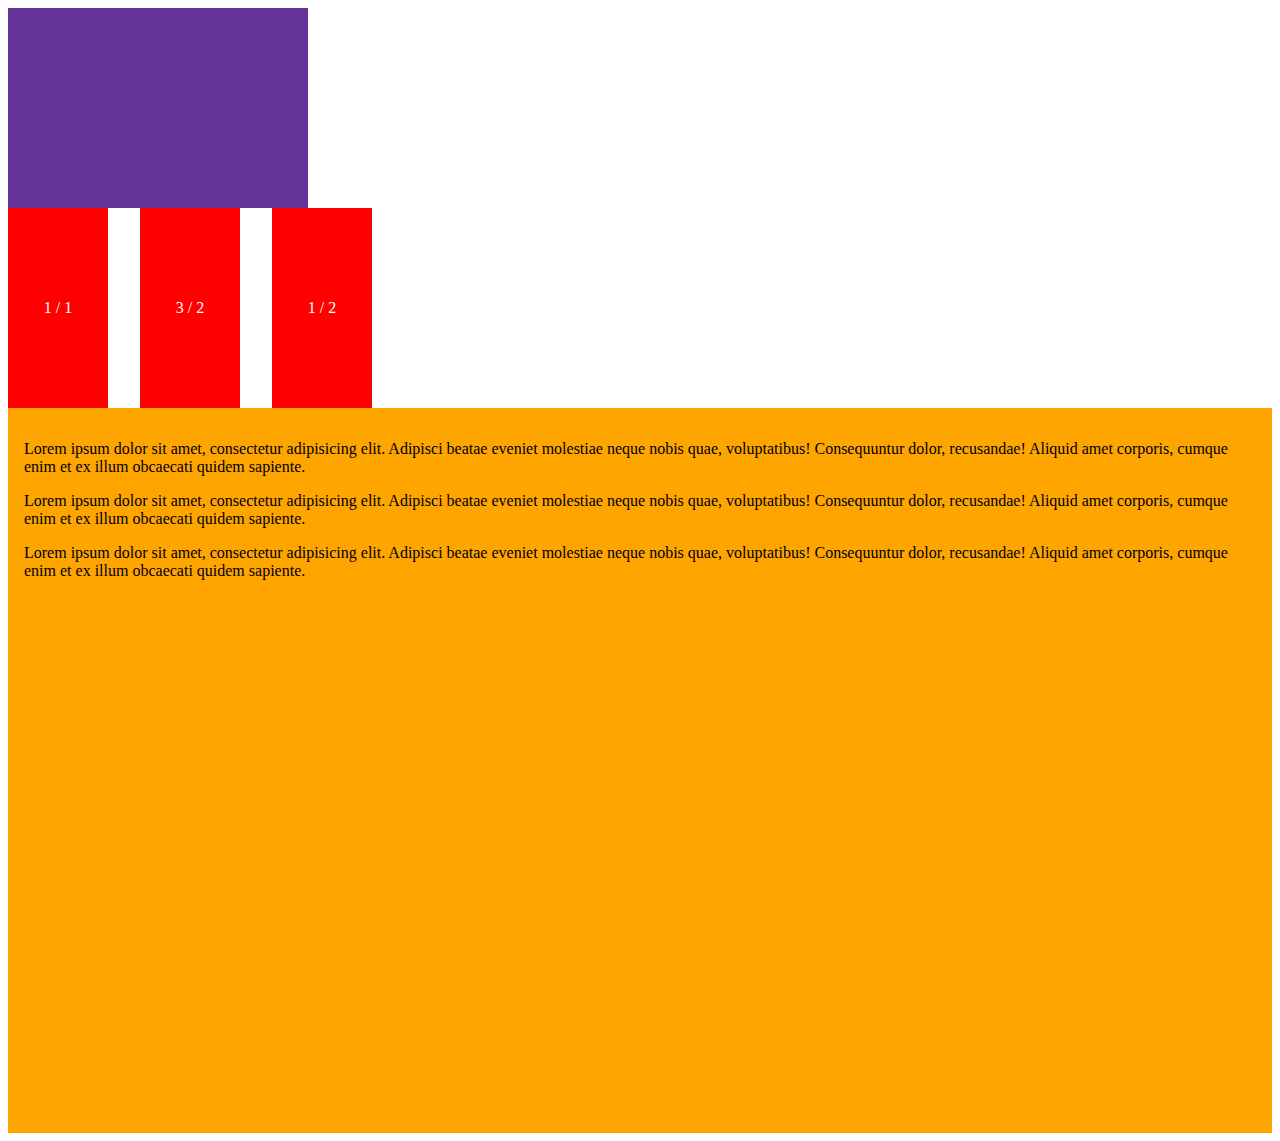
<file: css/aspect-ratio/examples/index.html>
<!doctype html>
<html lang="ru">
<head>
  <meta charset="UTF-8">
  <title>aspect-ratio</title>
  <style>
    .element-1 {
      background-color: rebeccapurple;
      inline-size: 300px;
      block-size: 200px;
      aspect-ratio: 1 / 1; /* не работает */
    }

    .flex {
      display: flex;
      gap: 2rem;
      /*align-items: start;*/ /* включить, чтобы заработал aspect-ratio */

      div {
        background: red;
        color: white;
        width: 100px;
        place-items: center;
        display: grid;
      }

      div:nth-child(1) {
        aspect-ratio: 1 / 1;
      }
      div:nth-child(2) {
        aspect-ratio: 3 / 2;
      }
      div:nth-child(3) {
        aspect-ratio: 1 / 2;
      }
    }

    .text {
      background: orange;
      aspect-ratio: 16 / 9;
      padding: 1rem;
    }
  </style>
</head>
<body>
  <div class="element-1"></div>

  <div class="flex">
    <div class="flex-child"> 1 / 1</div>
    <div class="flex-child">3 / 2</div>
    <div class="flex-child">1 / 2</div>
  </div>

<div class="text">
  <p>Lorem ipsum dolor sit amet, consectetur adipisicing elit. Adipisci beatae eveniet molestiae neque nobis quae, voluptatibus! Consequuntur dolor, recusandae! Aliquid amet corporis, cumque enim et ex illum obcaecati quidem sapiente.</p>
  <p>Lorem ipsum dolor sit amet, consectetur adipisicing elit. Adipisci beatae eveniet molestiae neque nobis quae, voluptatibus! Consequuntur dolor, recusandae! Aliquid amet corporis, cumque enim et ex illum obcaecati quidem sapiente.</p>
  <p>Lorem ipsum dolor sit amet, consectetur adipisicing elit. Adipisci beatae eveniet molestiae neque nobis quae, voluptatibus! Consequuntur dolor, recusandae! Aliquid amet corporis, cumque enim et ex illum obcaecati quidem sapiente.</p>
</div>
</body>
</html>
</file>
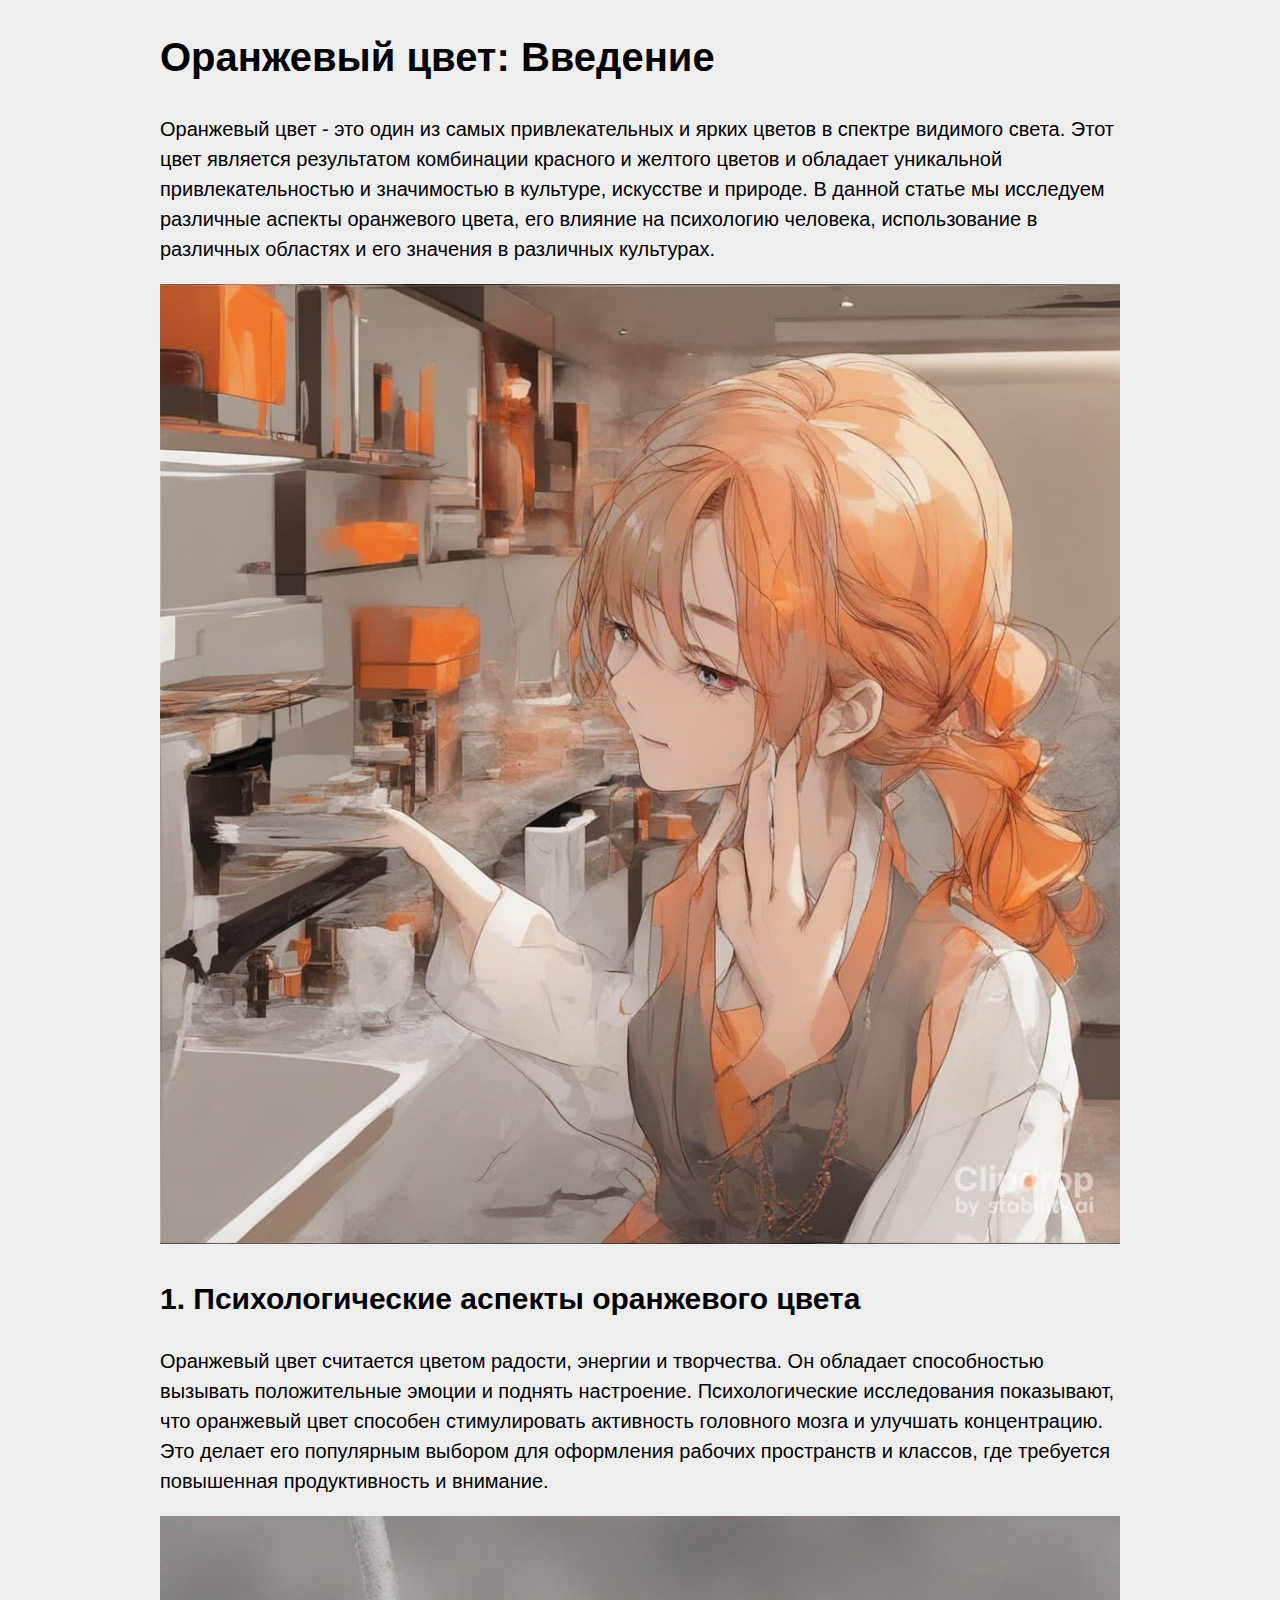
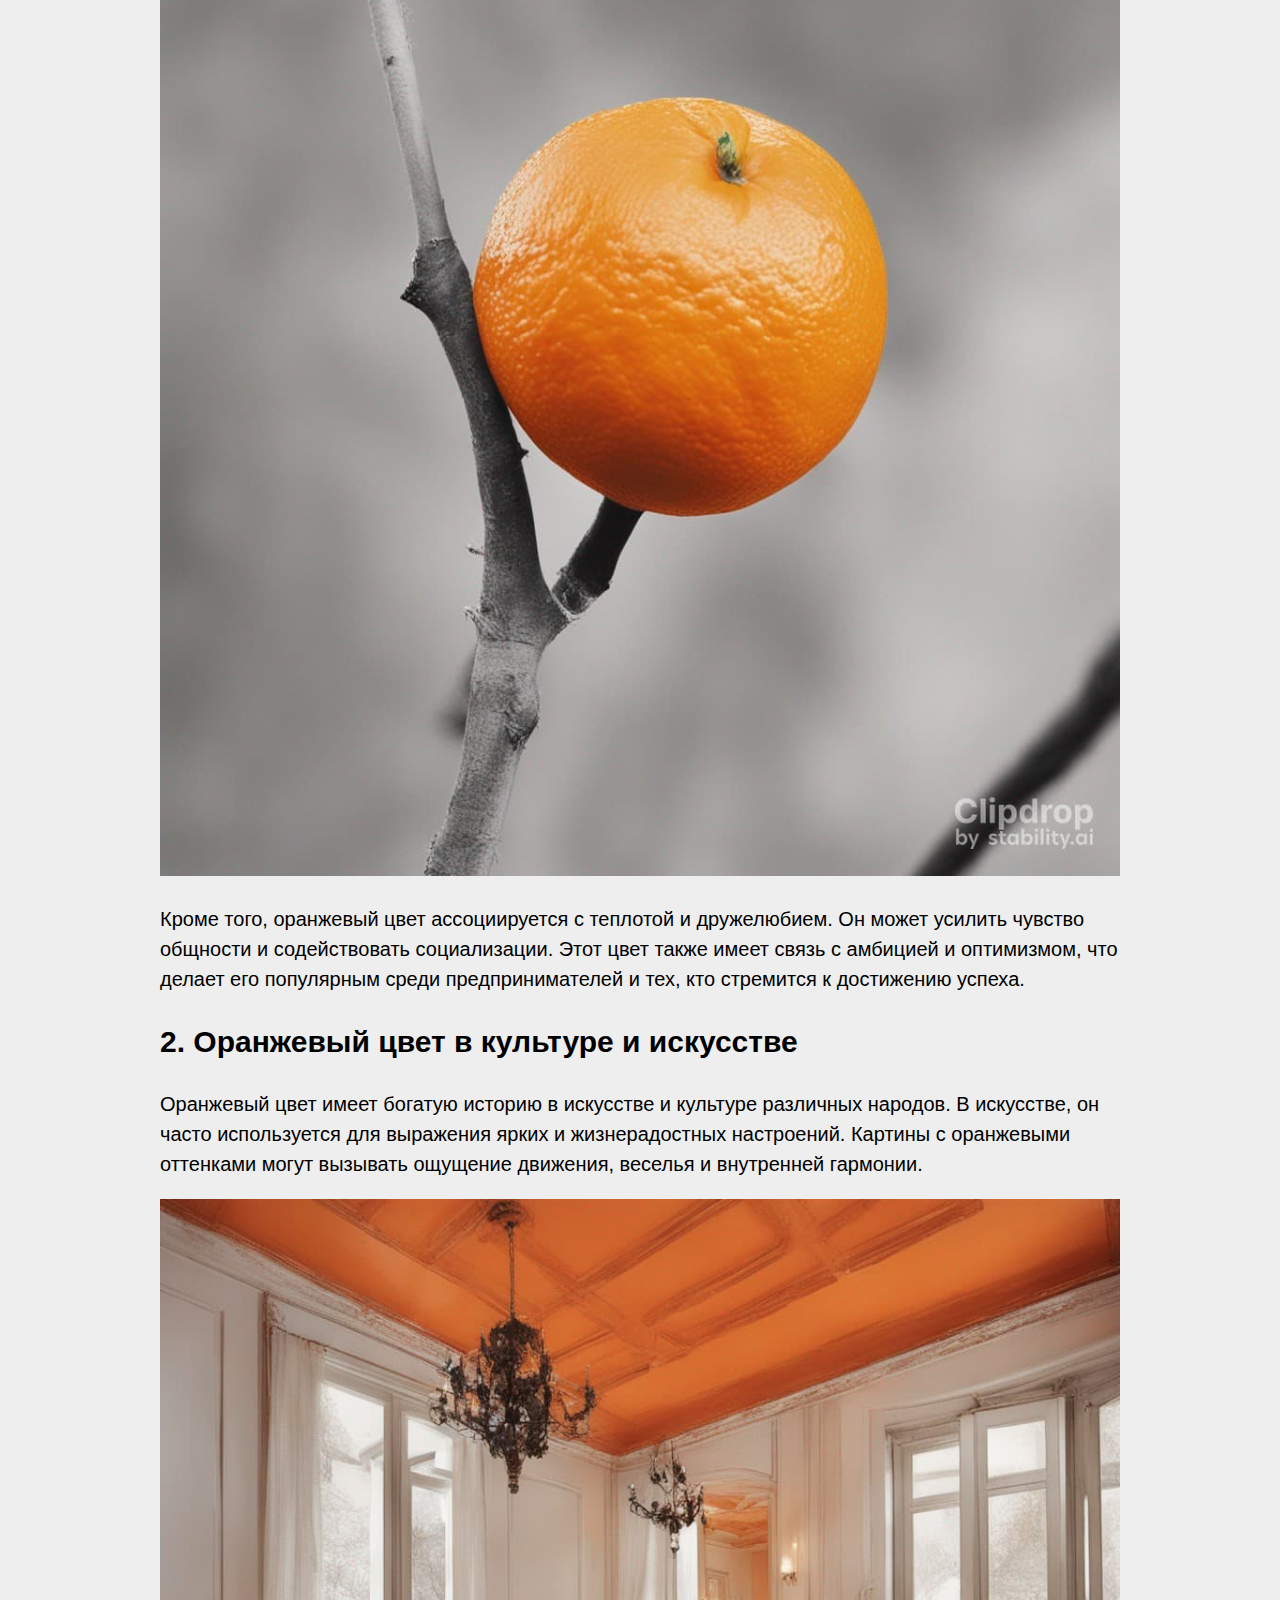
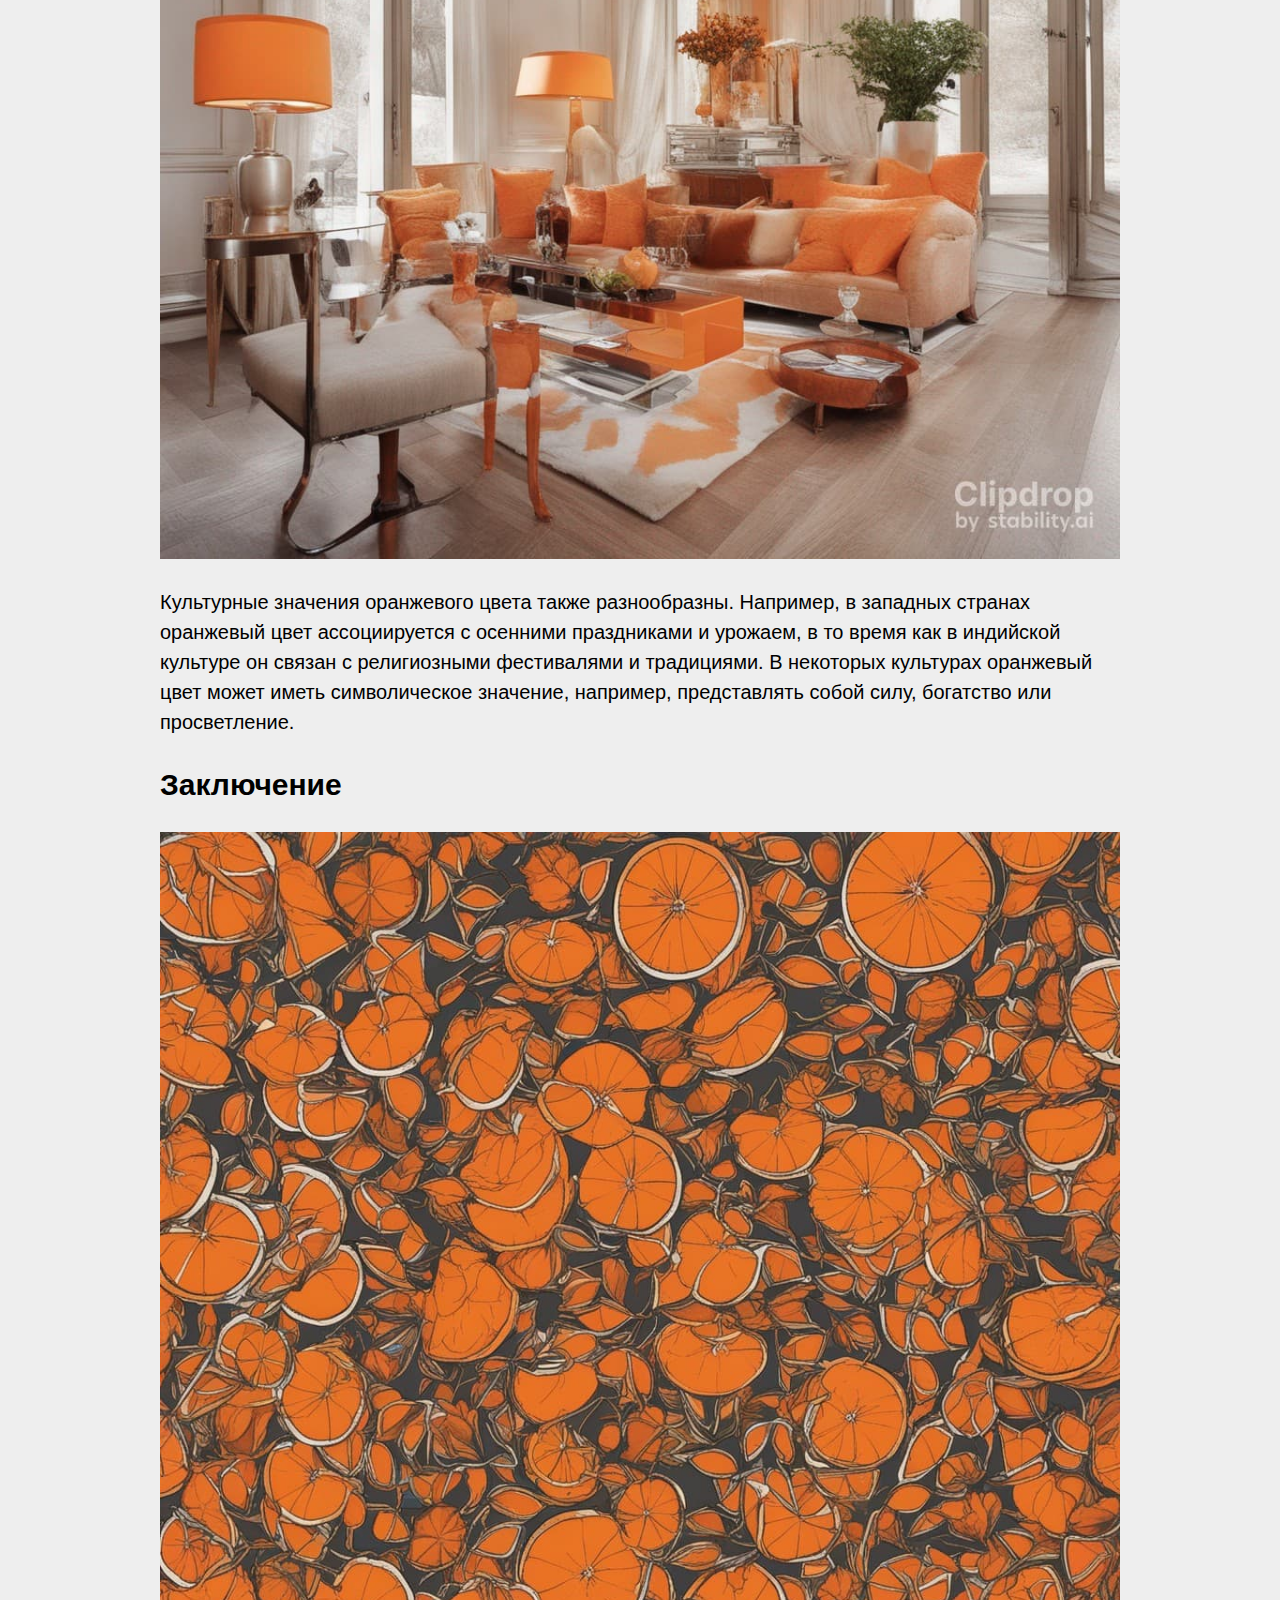
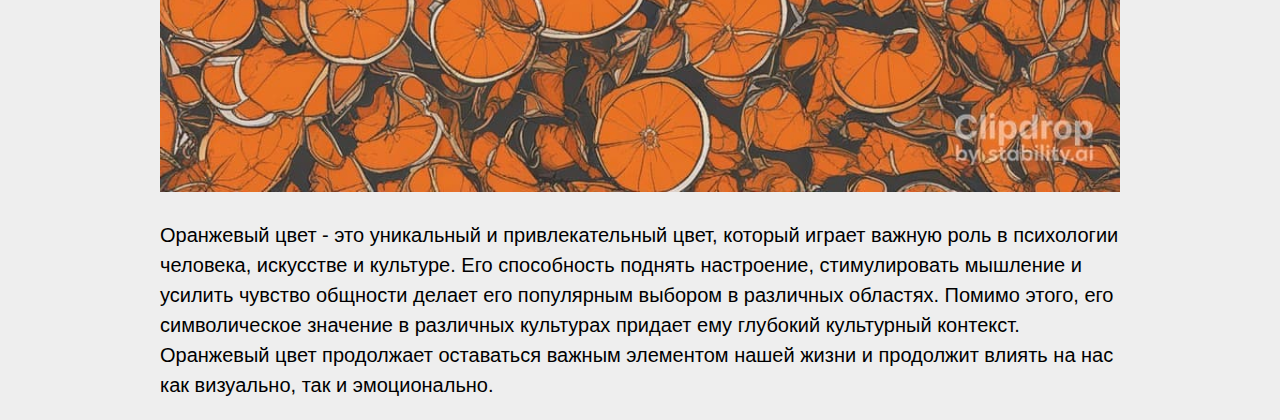
<file: css/scroll-driven/demos/image-show/index.html>
<!DOCTYPE html>
<html lang="ru">
  <head>
    <meta charset="UTF-8">
    <title>Прогресс-бар</title>
    <meta name="viewport" content="width=device-width, initial-scale=1.0">
    <link rel="stylesheet" href="styles.css">
  </head>
  <body>
    <main>
      <h1>Оранжевый цвет: Введение</h1>
      <p>Оранжевый цвет - это один из самых привлекательных и ярких цветов в спектре видимого света. Этот цвет является результатом комбинации красного и желтого цветов и обладает уникальной привлекательностью и значимостью в культуре, искусстве и природе. В данной статье мы исследуем различные аспекты оранжевого цвета, его влияние на психологию человека, использование в различных областях и его значения в различных культурах.</p>
      <img class="image" src="../assets/1.jpg" width="1024" height="1024" alt="Аниме-девочка с оранжевыми волосами.">

      <h2>1. Психологические аспекты оранжевого цвета</h2>
      <p>Оранжевый цвет считается цветом радости, энергии и творчества. Он обладает способностью вызывать положительные эмоции и поднять настроение. Психологические исследования показывают, что оранжевый цвет способен стимулировать активность головного мозга и улучшать концентрацию. Это делает его популярным выбором для оформления рабочих пространств и классов, где требуется повышенная продуктивность и внимание.</p>
      <img class="image" src="../assets/2.jpg" width="1024" height="1024" alt="Оранжевый апельсин на ветке.">
      <p>Кроме того, оранжевый цвет ассоциируется с теплотой и дружелюбием. Он может усилить чувство общности и содействовать социализации. Этот цвет также имеет связь с амбицией и оптимизмом, что делает его популярным среди предпринимателей и тех, кто стремится к достижению успеха.</p>

      <h2>2. Оранжевый цвет в культуре и искусстве</h2>
      <p>Оранжевый цвет имеет богатую историю в искусстве и культуре различных народов. В искусстве, он часто используется для выражения ярких и жизнерадостных настроений. Картины с оранжевыми оттенками могут вызывать ощущение движения, веселья и внутренней гармонии.</p>
      <img class="image" src="../assets/3.jpg" width="1024" height="1024" alt="Интерьер комнаты в оранжевых тонах.">
      <p>Культурные значения оранжевого цвета также разнообразны. Например, в западных странах оранжевый цвет ассоциируется с осенними праздниками и урожаем, в то время как в индийской культуре он связан с религиозными фестивалями и традициями. В некоторых культурах оранжевый цвет может иметь символическое значение, например, представлять собой силу, богатство или просветление.</p>

      <h2>Заключение</h2>
      <img class="image" src="../assets/4.jpg" width="1024" height="1024" alt="Много апельсинов в разрезе.">
      <p>Оранжевый цвет - это уникальный и привлекательный цвет, который играет важную роль в психологии человека, искусстве и культуре. Его способность поднять настроение, стимулировать мышление и усилить чувство общности делает его популярным выбором в различных областях. Помимо этого, его символическое значение в различных культурах придает ему глубокий культурный контекст. Оранжевый цвет продолжает оставаться важным элементом нашей жизни и продолжит влиять на нас как визуально, так и эмоционально.</p>
    </main>
  </body>
</html>
</file>
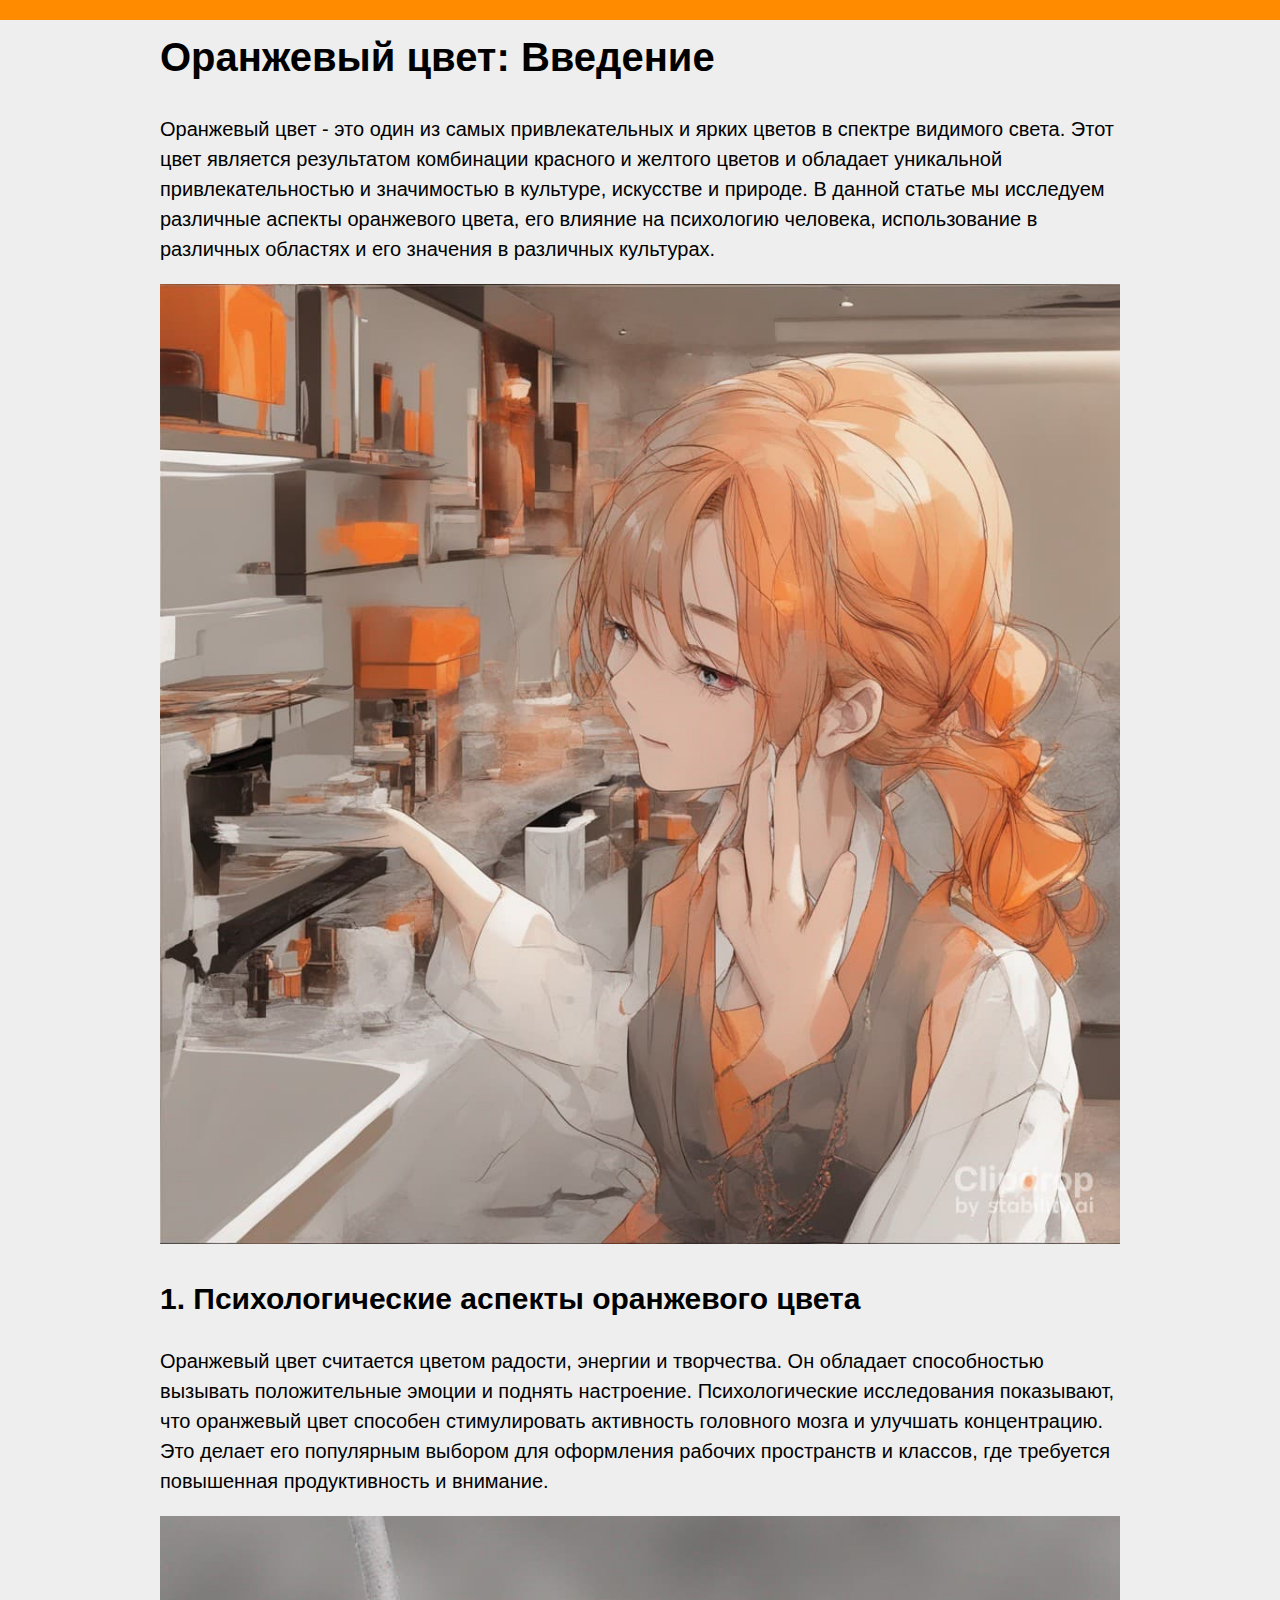
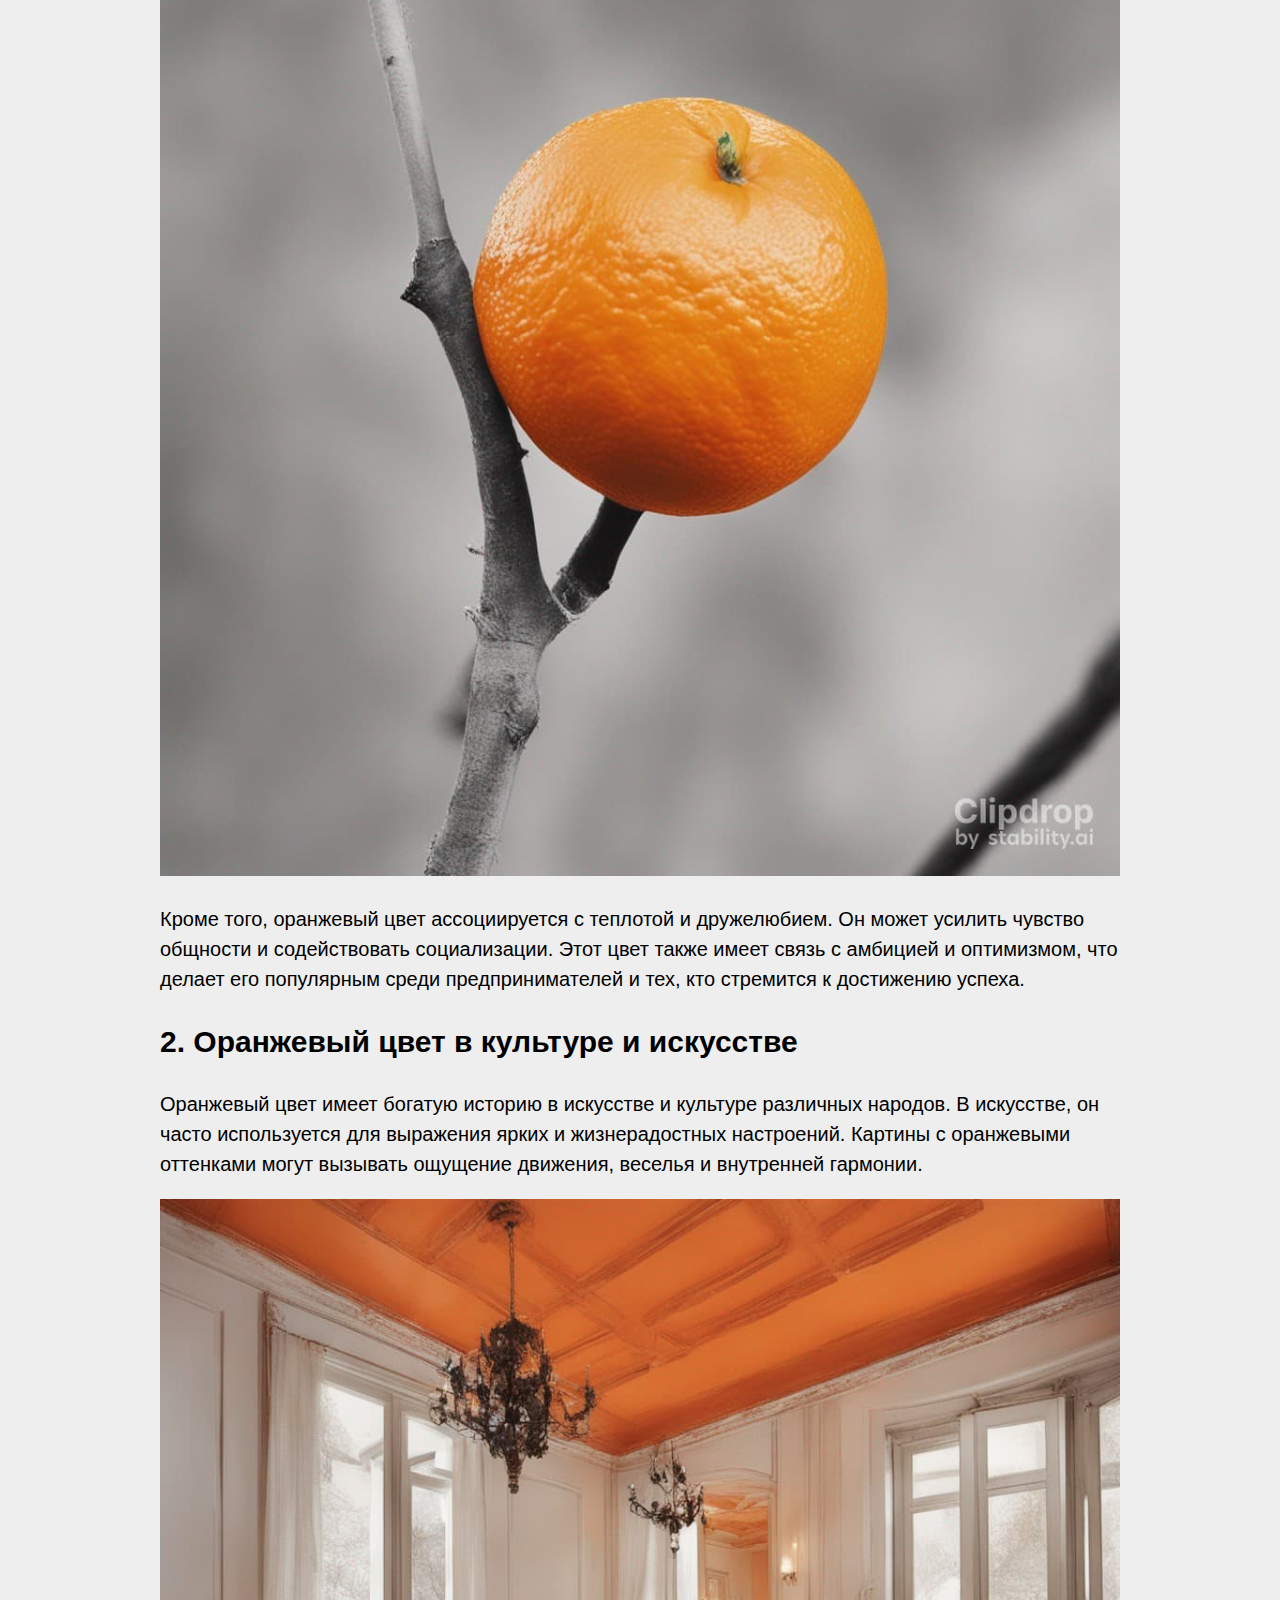
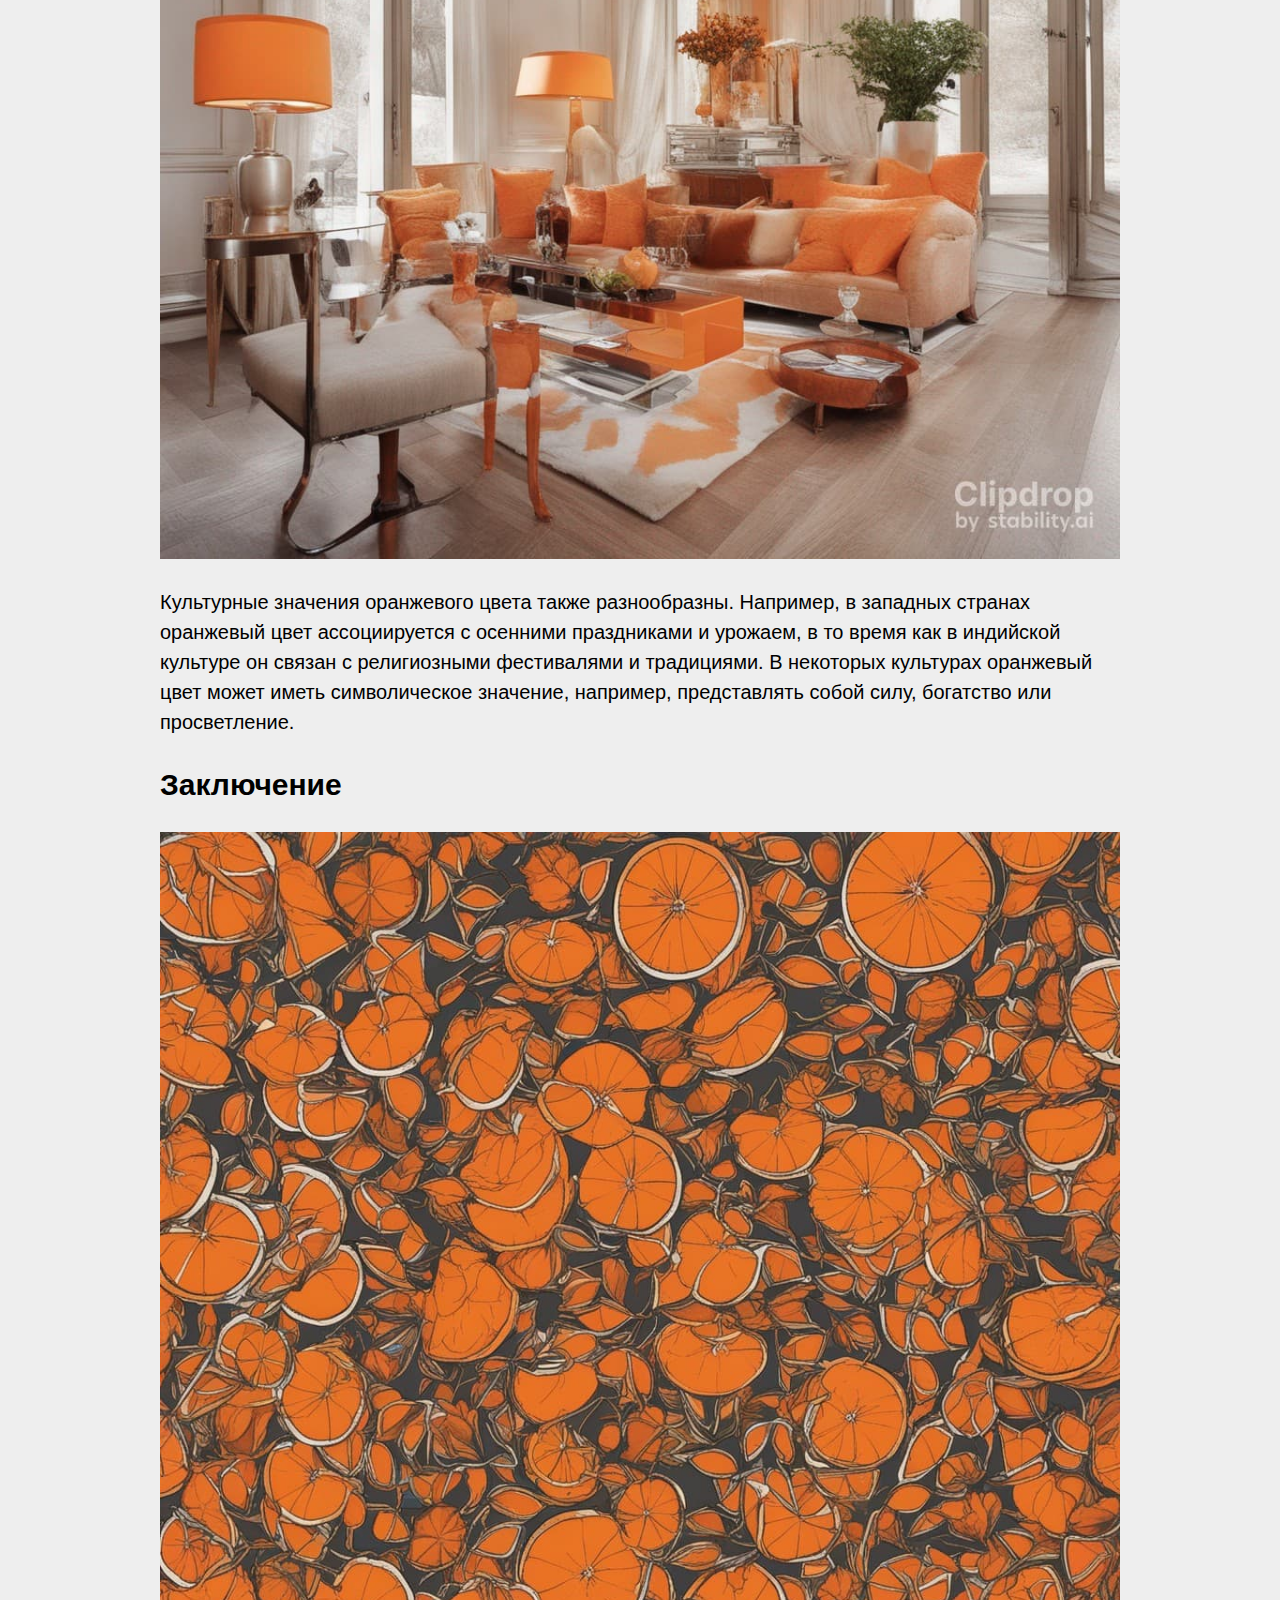
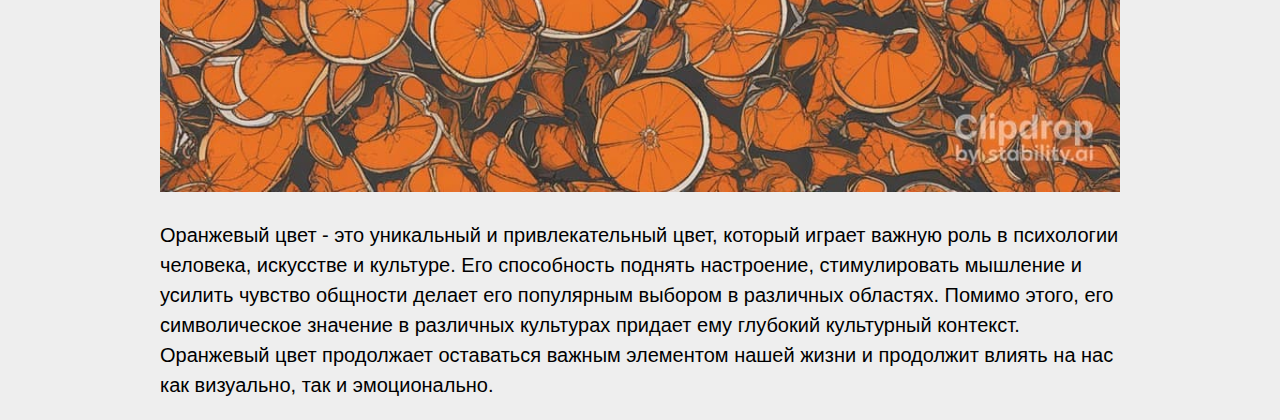
<file: css/scroll-driven/demos/progress-bar/index.html>
<!DOCTYPE html>
<html lang="ru">
  <head>
    <meta charset="UTF-8">
    <title>Прогресс-бар</title>
    <meta name="viewport" content="width=device-width, initial-scale=1.0">
    <link rel="stylesheet" href="styles.css">
  </head>
  <body>
    <div class="progress"></div>
    <main>
      <h1>Оранжевый цвет: Введение</h1>
      <p>Оранжевый цвет - это один из самых привлекательных и ярких цветов в спектре видимого света. Этот цвет является результатом комбинации красного и желтого цветов и обладает уникальной привлекательностью и значимостью в культуре, искусстве и природе. В данной статье мы исследуем различные аспекты оранжевого цвета, его влияние на психологию человека, использование в различных областях и его значения в различных культурах.</p>
      <img src="../assets/1.jpg" width="1024" height="1024" alt="Аниме-девочка с оранжевыми волосами.">

      <h2>1. Психологические аспекты оранжевого цвета</h2>
      <p>Оранжевый цвет считается цветом радости, энергии и творчества. Он обладает способностью вызывать положительные эмоции и поднять настроение. Психологические исследования показывают, что оранжевый цвет способен стимулировать активность головного мозга и улучшать концентрацию. Это делает его популярным выбором для оформления рабочих пространств и классов, где требуется повышенная продуктивность и внимание.</p>
      <img src="../assets/2.jpg" width="1024" height="1024" alt="Оранжевый апельсин на ветке.">
      <p>Кроме того, оранжевый цвет ассоциируется с теплотой и дружелюбием. Он может усилить чувство общности и содействовать социализации. Этот цвет также имеет связь с амбицией и оптимизмом, что делает его популярным среди предпринимателей и тех, кто стремится к достижению успеха.</p>

      <h2>2. Оранжевый цвет в культуре и искусстве</h2>
      <p>Оранжевый цвет имеет богатую историю в искусстве и культуре различных народов. В искусстве, он часто используется для выражения ярких и жизнерадостных настроений. Картины с оранжевыми оттенками могут вызывать ощущение движения, веселья и внутренней гармонии.</p>
      <img src="../assets/3.jpg" width="1024" height="1024" alt="Интерьер комнаты в оранжевых тонах.">
      <p>Культурные значения оранжевого цвета также разнообразны. Например, в западных странах оранжевый цвет ассоциируется с осенними праздниками и урожаем, в то время как в индийской культуре он связан с религиозными фестивалями и традициями. В некоторых культурах оранжевый цвет может иметь символическое значение, например, представлять собой силу, богатство или просветление.</p>

      <h2>Заключение</h2>
      <img src="../assets/4.jpg" width="1024" height="1024" alt="Много апельсинов в разрезе.">
      <p>Оранжевый цвет - это уникальный и привлекательный цвет, который играет важную роль в психологии человека, искусстве и культуре. Его способность поднять настроение, стимулировать мышление и усилить чувство общности делает его популярным выбором в различных областях. Помимо этого, его символическое значение в различных культурах придает ему глубокий культурный контекст. Оранжевый цвет продолжает оставаться важным элементом нашей жизни и продолжит влиять на нас как визуально, так и эмоционально.</p>
    </main>
  </body>
</html>
</file>
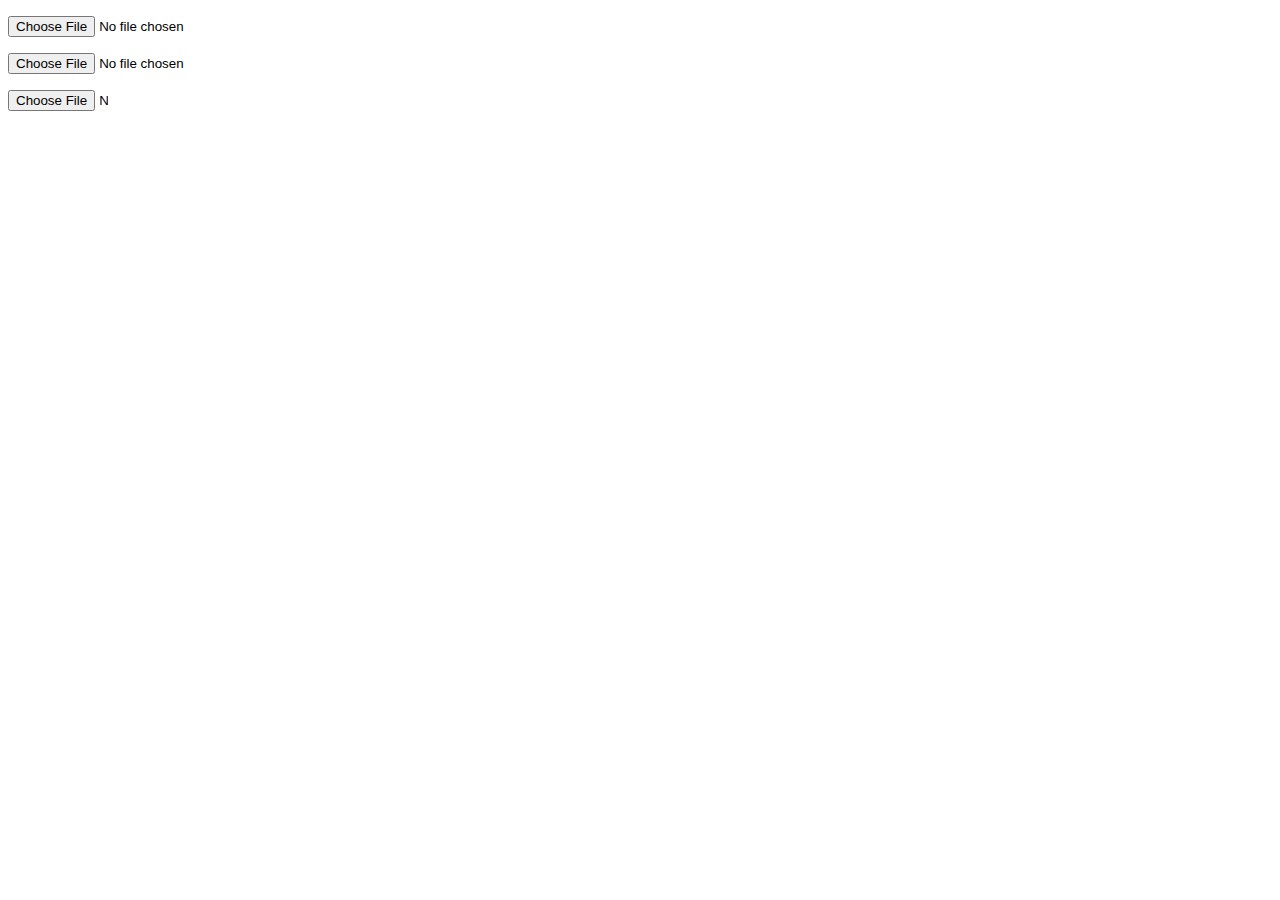
<file: css/field-sizing/examples/input-file.html>
<!DOCTYPE html>
<html lang="en">
  <head>
    <meta charset="UTF-8">
    <title>input file field-sizing</title>
  </head>
  <body>
    <p><input type="file"></p>
    <p><input type="file" style="field-sizing: content"></p>
    <p><input type="file" style="field-sizing: content; width: 100px"></p>
  </body>
</html>
</file>
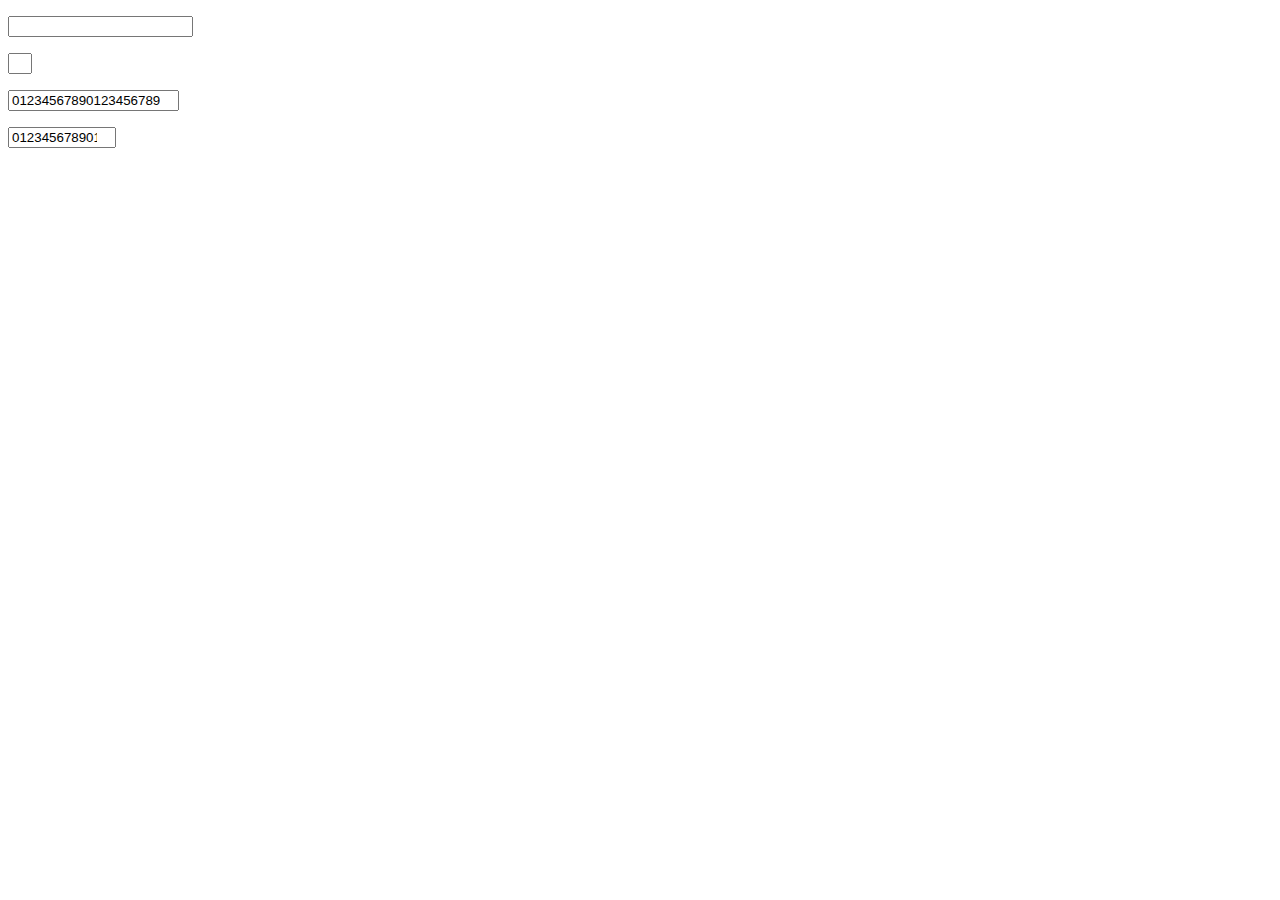
<file: css/field-sizing/examples/input-number.html>
<!DOCTYPE html>
<html lang="en">
  <head>
    <meta charset="UTF-8">
    <title>input number field-sizing</title>
  </head>
  <body>
    <p><input type="number"></p>
    <p><input type="number" style="field-sizing: content"></p>
    <p><input type="number" style="field-sizing: content" value="01234567890123456789"></p>
    <p><input type="number" style="field-sizing: content; width: 100px" value="0123456789012345678901234567890123456789"></p>
  </body>
</html>
</file>
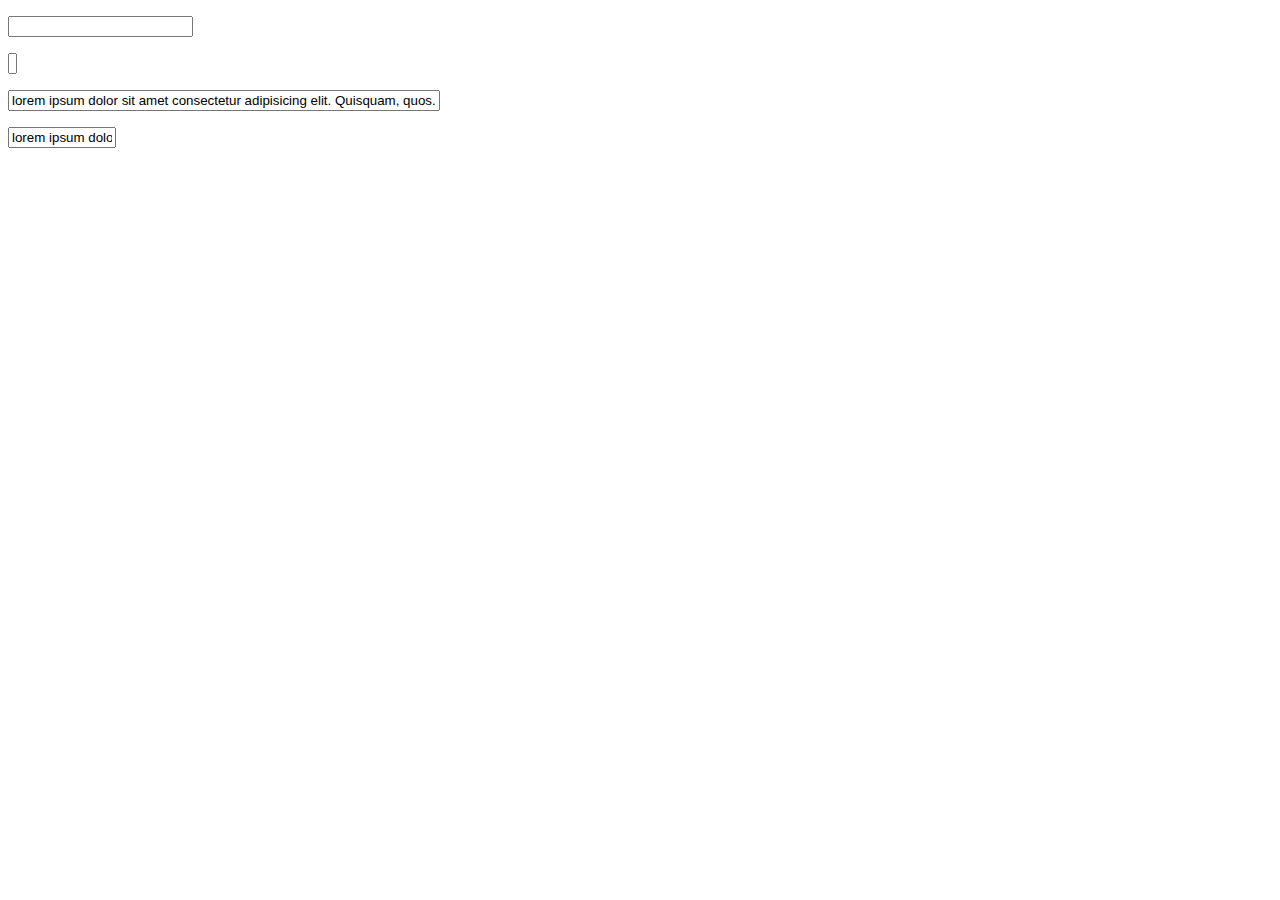
<file: css/field-sizing/examples/input-text.html>
<!DOCTYPE html>
<html lang="en">
  <head>
    <meta charset="UTF-8">
    <title>input text field-sizing</title>
  </head>
  <body>
    <p><input type="text"></p>
    <p><input type="text" style="field-sizing: content"></p>
    <p><input type="text" style="field-sizing: content" value="lorem ipsum dolor sit amet consectetur adipisicing elit. Quisquam, quos."></p>
    <p><input type="text" style="field-sizing: content; width: 100px" value="lorem ipsum dolor sit amet consectetur adipisicing elit. Quisquam, quos."></p>
  </body>
</html>
</file>
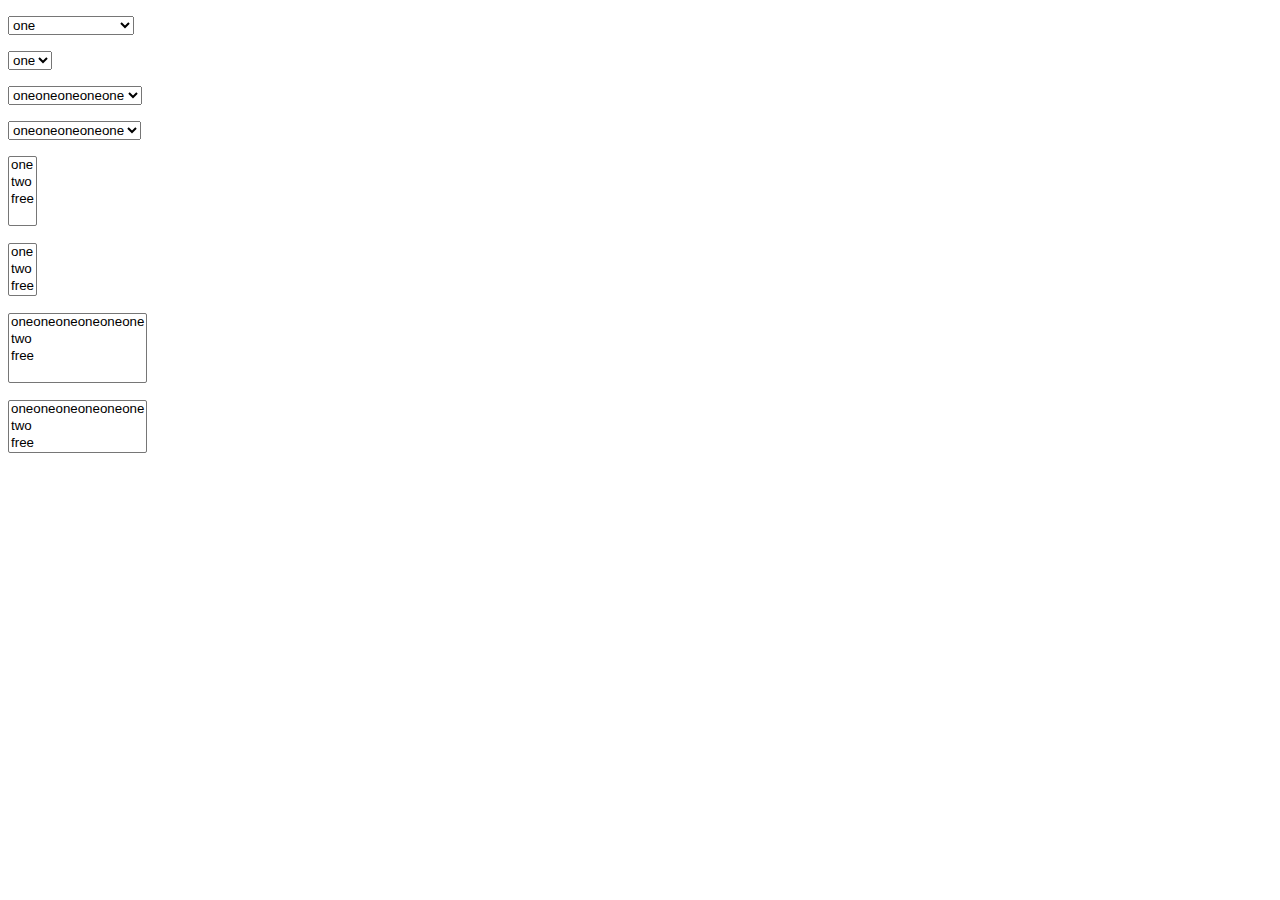
<file: css/field-sizing/examples/select.html>
<!DOCTYPE html>
<html lang="en">
  <head>
    <meta charset="UTF-8">
    <title>select field-sizing</title>
  </head>
  <body>
  <p>
    <select>
      <option value="">one</option>
      <option value="">twotwotwotwotwo</option>
      <option value="">free</option>
    </select>
  </p>
  <p>
    <select style="field-sizing: content">
      <option value="">one</option>
      <option value="">twotwotwotwotwo</option>
      <option value="">free</option>
    </select>
  </p>

  <p>
    <select>
      <option value="">oneoneoneoneone</option>
      <option value="">two</option>
      <option value="">free</option>
    </select>
  </p>
  <p>
    <select style="field-sizing: content">
      <option value="">oneoneoneoneone</option>
      <option value="">two</option>
      <option value="">free</option>
    </select>
  </p>

  <p>
    <select multiple>
      <option value="">one</option>
      <option value="">two</option>
      <option value="">free</option>
    </select>
  </p>
  <p>
    <select multiple style="field-sizing: content">
      <option value="">one</option>
      <option value="">two</option>
      <option value="">free</option>
    </select>
  </p>

  <p>
    <select multiple>
      <option value="">oneoneoneoneoneone</option>
      <option value="">two</option>
      <option value="">free</option>
    </select>
  </p>
  <p>
    <select multiple style="field-sizing: content">
      <option value="">oneoneoneoneoneone</option>
      <option value="">two</option>
      <option value="">free</option>
    </select>
  </p>
  </body>
</html>
</file>
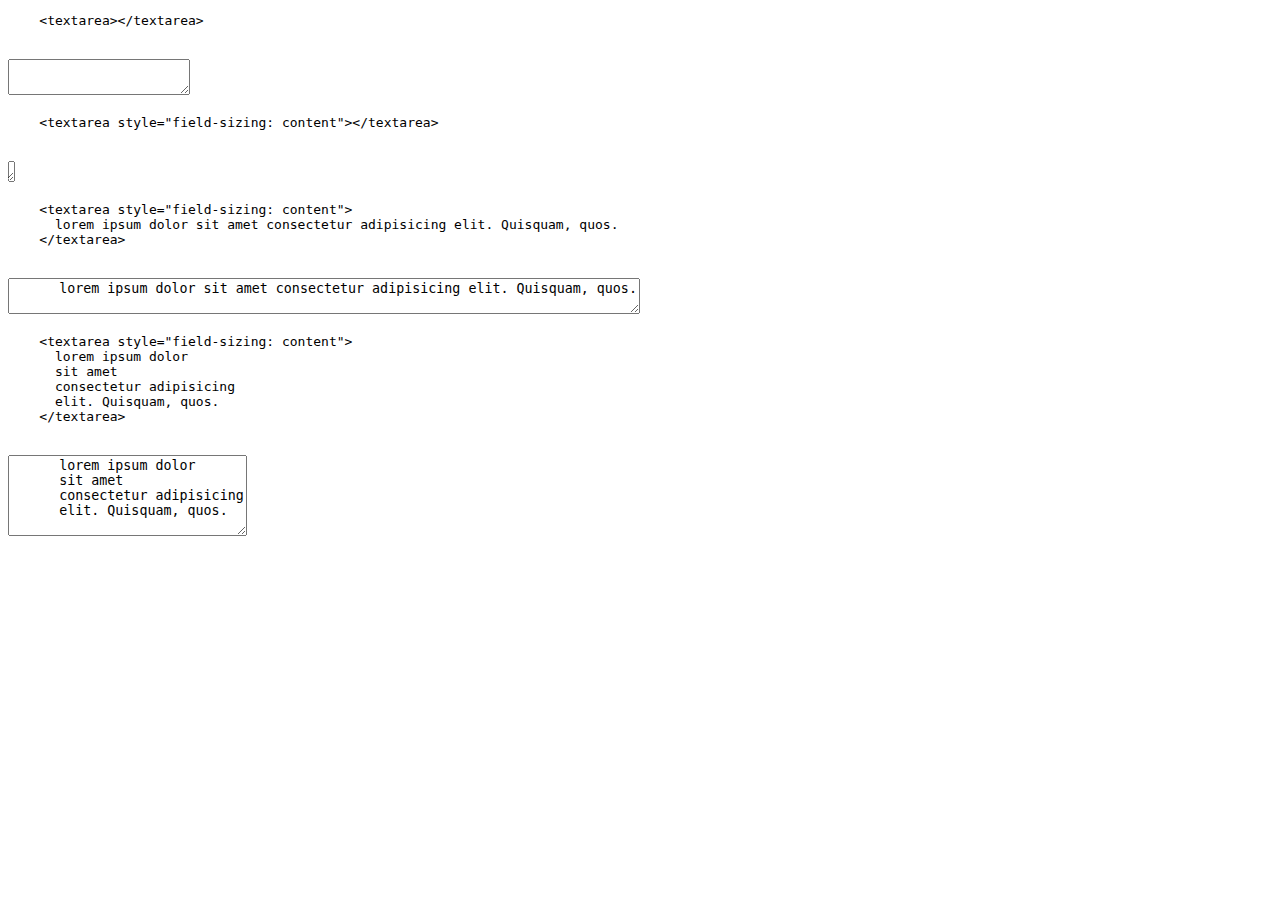
<file: css/field-sizing/examples/textarea.html>
<!DOCTYPE html>
<html lang="en">
<head>
  <meta charset="UTF-8">
  <title>textarea field-sizing</title>
</head>
<body>

  <pre>
    &lt;textarea&gt;&lt;/textarea&gt;
  </pre>
  <p>
    <textarea></textarea>
  </p>

  <pre>
    &lt;textarea style="field-sizing: content"&gt;&lt;/textarea&gt;
  </pre>
  <p>
    <textarea style="field-sizing: content"></textarea>
  </p>

  <pre>
    &lt;textarea style="field-sizing: content"&gt;
      lorem ipsum dolor sit amet consectetur adipisicing elit. Quisquam, quos.
    &lt;/textarea&gt;
  </pre>
  <p>
    <textarea style="field-sizing: content">
      lorem ipsum dolor sit amet consectetur adipisicing elit. Quisquam, quos.
    </textarea>
  </p>


  <pre>
    &lt;textarea style="field-sizing: content"&gt;
      lorem ipsum dolor
      sit amet
      consectetur adipisicing
      elit. Quisquam, quos.
    &lt;/textarea&gt;
  </pre>
  <p>
    <textarea style="field-sizing: content">
      lorem ipsum dolor
      sit amet
      consectetur adipisicing
      elit. Quisquam, quos.
    </textarea>
  </p>
</body>
</html>
</file>
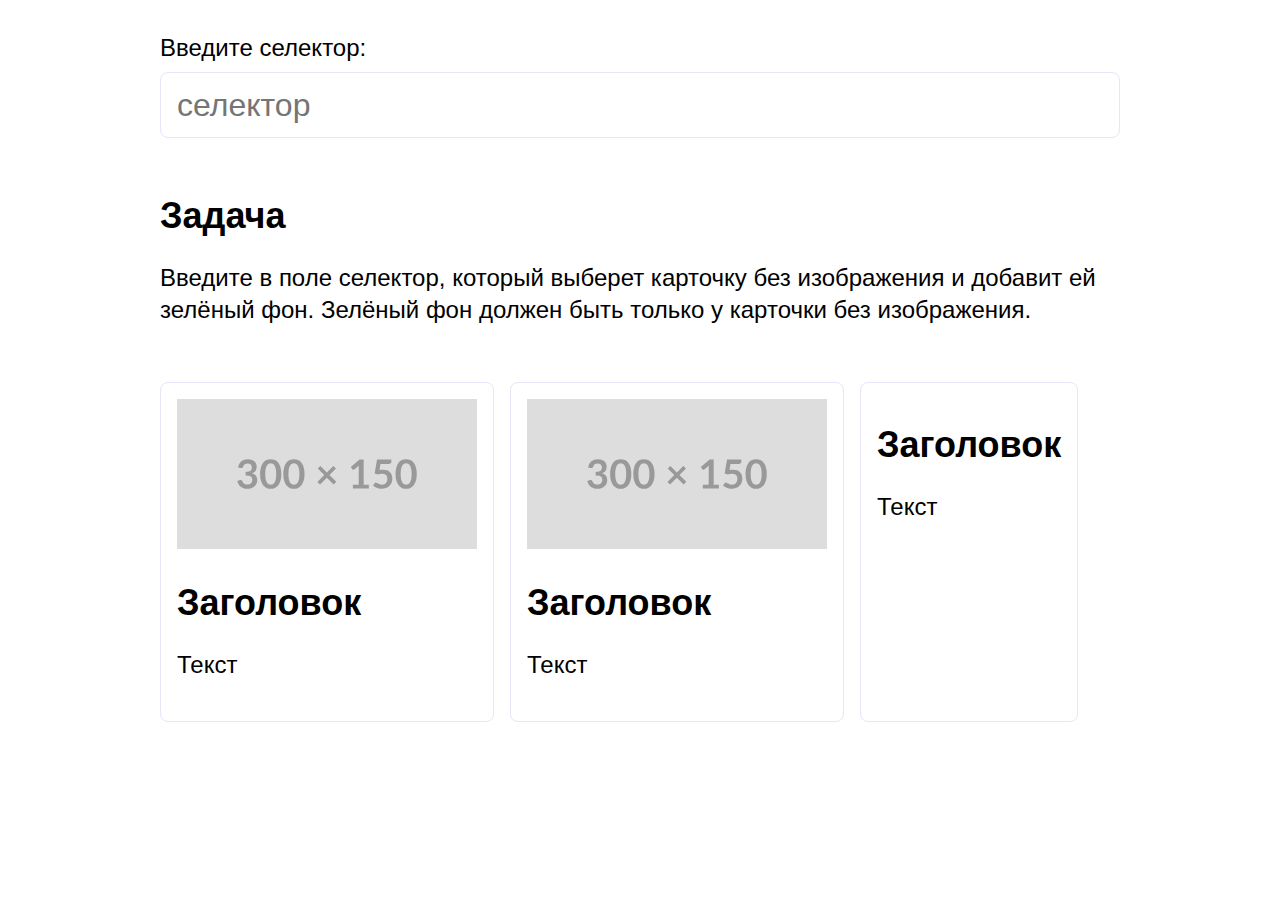
<file: css/has/training/test-1.html>
<!DOCTYPE html>
<html lang="ru">
<head>
  <meta charset="UTF-8">
  <title>Тест номер 1</title>
  <link rel="stylesheet" href="styles/styles.css">
  <style>
    article {
      width: fit-content;
      padding: 16px;
      border: 1px solid lavender;
      border-radius: 8px;
    }
  </style>
</head>
<body>
  <div class="app">
    <form class="form" action="">
      <label for="selector">Введите селектор:</label>
      <input id="selector" type="search" placeholder="селектор">
    </form>

    <div>
      <h2>Задача</h2>
      <p>Введите в поле селектор, который выберет карточку без изображения и добавит ей зелёный фон. Зелёный фон должен быть только у карточки без изображения. </p>
    </div>

    <div class="examples">
      <article class="test-1">
        <img src="images/300x150.svg" width="300" height="150" alt="Плейсхолдер">
        <h2>Заголовок</h2>
        <p>Текст</p>
      </article>
      <article class="test-1">
        <img src="images/300x150.svg" width="300" height="150" alt="Плейсхолдер">
        <h2>Заголовок</h2>
        <p>Текст</p>
      </article>
      <article class="test-1">
        <h2>Заголовок</h2>
        <p>Текст</p>
      </article>
    </div>
  </div>

  <script src="scripts/app.js?v=1" defer></script>
</body>
</html>
</file>
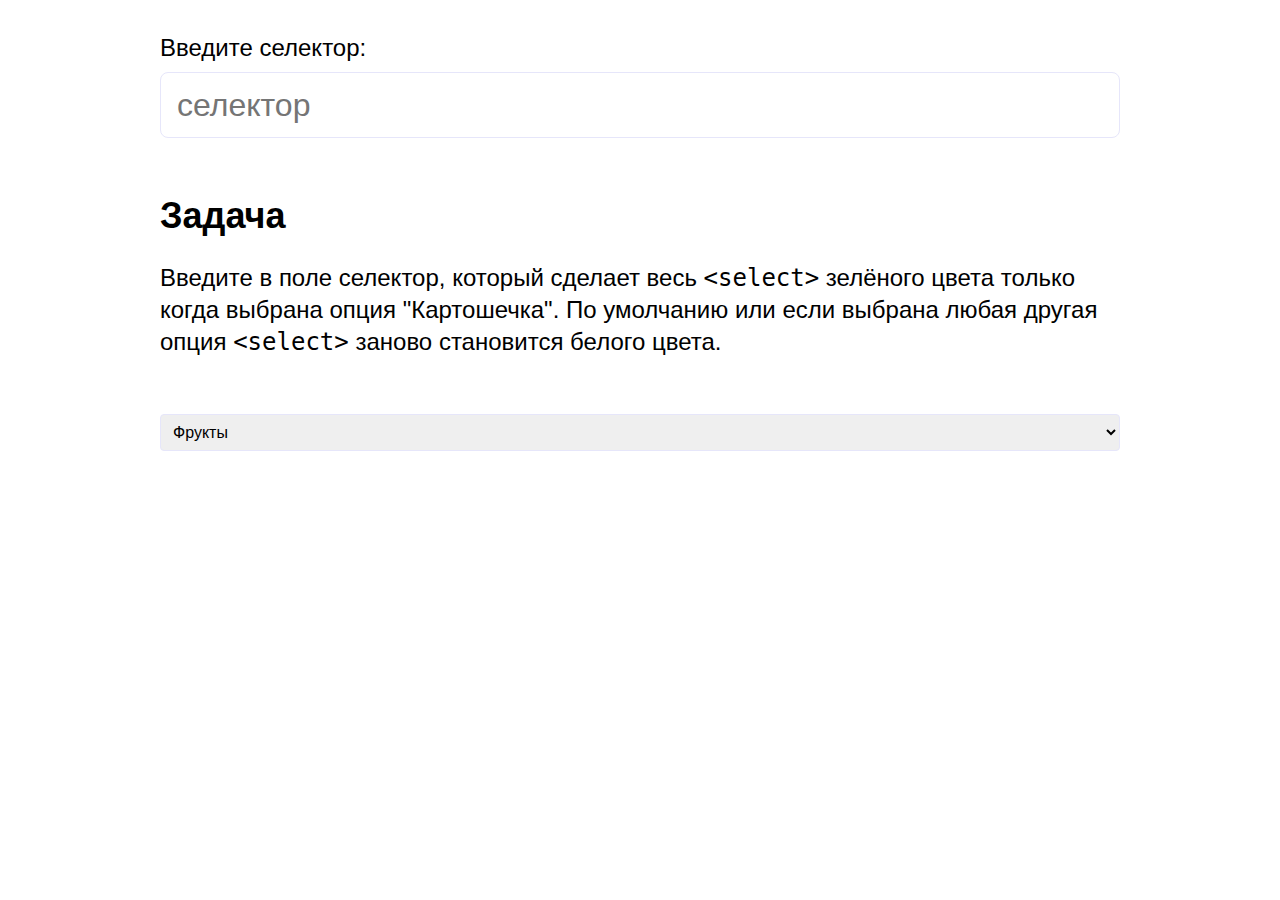
<file: css/has/training/test-2.html>
<!DOCTYPE html>
<html lang="ru">
<head>
  <meta charset="UTF-8">
  <title>Тест номер 1</title>
  <link rel="stylesheet" href="styles/styles.css">
  <style>
    select {
      padding: 8px;
      font-size: 16px;
      border: 1px solid lavender;
      border-radius: 4px;
      width: 100%;
    }
  </style>
</head>
<body>
  <div class="app">
    <form class="form" action="">
      <label for="selector">Введите селектор:</label>
      <input id="selector" type="search" placeholder="селектор">
    </form>

    <div>
      <h2>Задача</h2>
      <p>Введите в поле селектор, который сделает весь <code>&lt;select&gt;</code> зелёного цвета только когда выбрана опция "Картошечка". По умолчанию или если выбрана любая другая опция <code>&lt;select&gt;</code> заново становится белого цвета.</p>
    </div>

    <div class="examples">
      <select>
        <option value="fruit">Фрукты</option>
        <option value="vegetables">Овощи</option>
        <option value="potato">Картошечка</option>
      </select>
    </div>
  </div>

  <script src="scripts/app.js?v=1" defer></script>
</body>
</html>
</file>
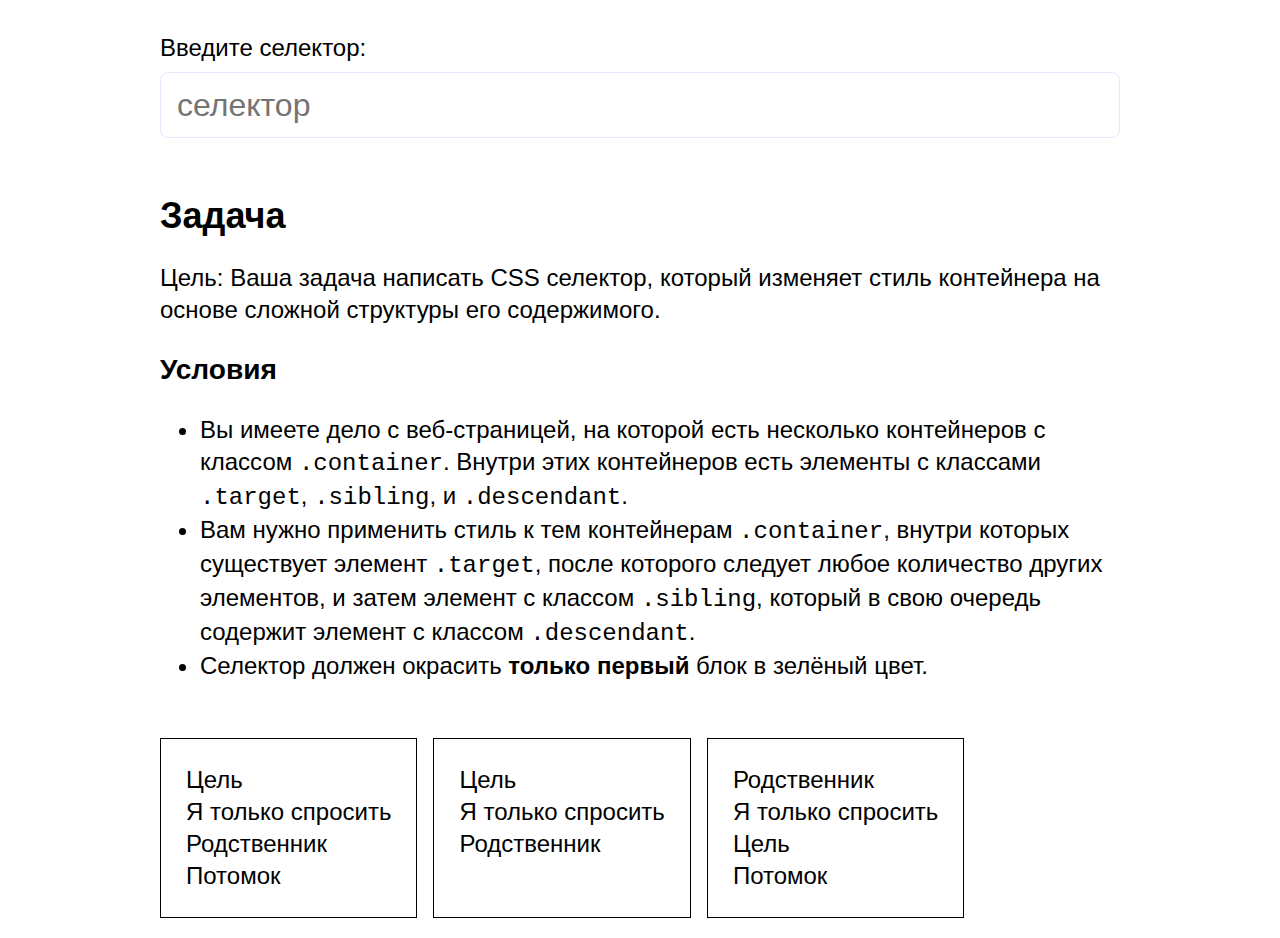
<file: css/has/training/test-3.html>
<!DOCTYPE html>
<html lang="ru">
<head>
  <meta charset="UTF-8">
  <title>Тест номер 1</title>
  <link rel="stylesheet" href="styles/styles.css">
  <style>
    .container {
      border: 1px solid #000;
      padding: 25px;
    }
  </style>
</head>
<body>
  <div class="app">
    <form class="form" action="">
      <label for="selector">Введите селектор:</label>
      <input id="selector" type="search" placeholder="селектор">
    </form>

    <div>
      <h2>Задача</h2>
      <p>Цель: Ваша задача написать CSS селектор, который изменяет стиль контейнера на основе сложной структуры его содержимого.</p>
      <h3>Условия</h3>
      <ul>
        <li>Вы имеете дело с веб-страницей, на которой есть несколько контейнеров с классом <code>.container</code>. Внутри этих контейнеров есть элементы с классами
          <code>.target</code>, <code>.sibling</code>, и <code>.descendant</code>.</li>
        <li>Вам нужно применить стиль к тем контейнерам <code>.container</code>, внутри которых существует элемент
        <code>.target</code>, после которого следует любое количество других элементов, и затем элемент с классом
      <code>.sibling</code>, который в свою очередь содержит элемент с классом <code>.descendant</code>.</li>
        <li>Селектор должен окрасить <b>только первый</b> блок в зелёный цвет.</li>
      </ul>
    </div>

    <div class="examples">
      <div class="container">
        <div class="target">Цель</div>
        <div class="boy">Я только спросить</div>
        <div class="sibling">
          Родственник
          <div class="descendant">Потомок</div>
        </div>
      </div>

      <div class="container">
        <div class="target">Цель</div>
        <div class="boy">Я только спросить</div>
        <div class="sibling">
          Родственник
        </div>
      </div>

      <div class="container">
        <div class="sibling">Родственник</div>
        <div class="boy">Я только спросить</div>
        <div class="target">
          Цель
          <div class="descendant">Потомок</div>
        </div>
      </div>
    </div>
  </div>

  <script src="scripts/app.js?v=1" defer></script>
</body>
</html>
</file>
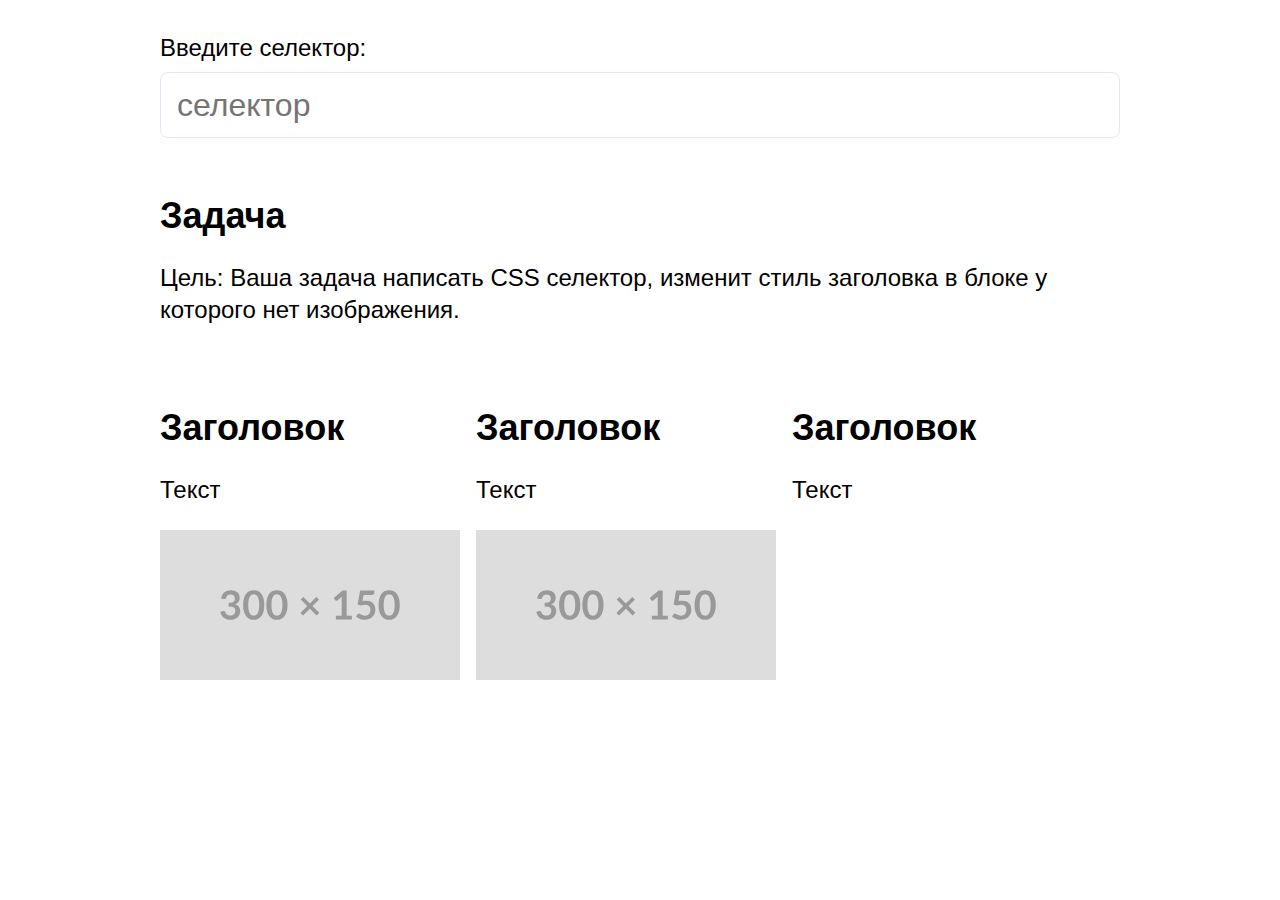
<file: css/has/training/test-4.html>
<!DOCTYPE html>
<html lang="ru">
<head>
  <meta charset="UTF-8">
  <title>Тест номер 1</title>
  <link rel="stylesheet" href="styles/styles.css">
  <style>
  </style>
</head>
<body>
  <div class="app">
    <form class="form" action="">
      <label for="selector">Введите селектор:</label>
      <input id="selector" type="search" placeholder="селектор">
    </form>

    <div>
      <h2>Задача</h2>
      <p>Цель: Ваша задача написать CSS селектор, изменит стиль заголовка в блоке у которого нет изображения.</p>
    </div>

    <div class="examples">
      <article>
        <h2>Заголовок</h2>
        <p>Текст</p>
        <img src="images/300x150.svg" width="300" height="150" alt="Плейсхолдер">
      </article>
      <article>
        <h2>Заголовок</h2>
        <p>Текст</p>
        <img src="images/300x150.svg" width="300" height="150" alt="Плейсхолдер">
      </article>
      <article>
        <h2>Заголовок</h2>
        <p>Текст</p>
      </article>
    </div>
  </div>

  <script src="scripts/app.js?v=1" defer></script>
</body>
</html>
</file>
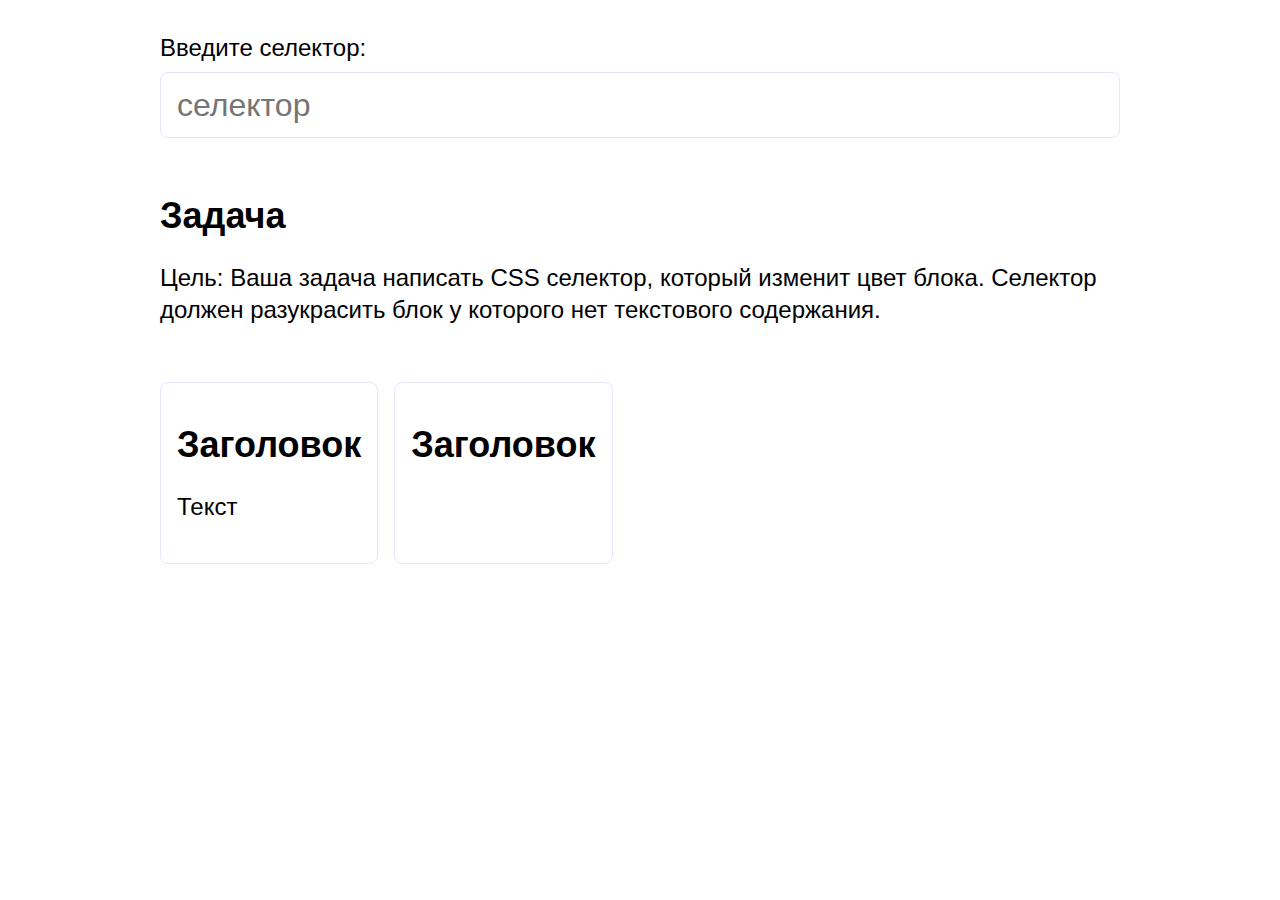
<file: css/has/training/test-5.html>
<!DOCTYPE html>
<html lang="ru">
<head>
  <meta charset="UTF-8">
  <title>Тест номер 1</title>
  <link rel="stylesheet" href="styles/styles.css">
  <style>
    article {
      width: fit-content;
      padding: 16px;
      border: 1px solid lavender;
      border-radius: 8px;
    }
  </style>
</head>
<body>
  <div class="app">
    <form class="form" action="">
      <label for="selector">Введите селектор:</label>
      <input id="selector" type="search" placeholder="селектор">
    </form>

    <div>
      <h2>Задача</h2>
      <p>Цель: Ваша задача написать CSS селектор, который изменит цвет блока. Селектор должен разукрасить блок у которого нет текстового содержания.</p>
    </div>

    <div class="examples">
      <article>
        <h2>Заголовок</h2>
        <p>Текст</p>
      </article>
      <article>
        <h2>Заголовок</h2>
        <p></p>
      </article>
    </div>
  </div>

  <script src="scripts/app.js?v=1" defer></script>
</body>
</html>
</file>
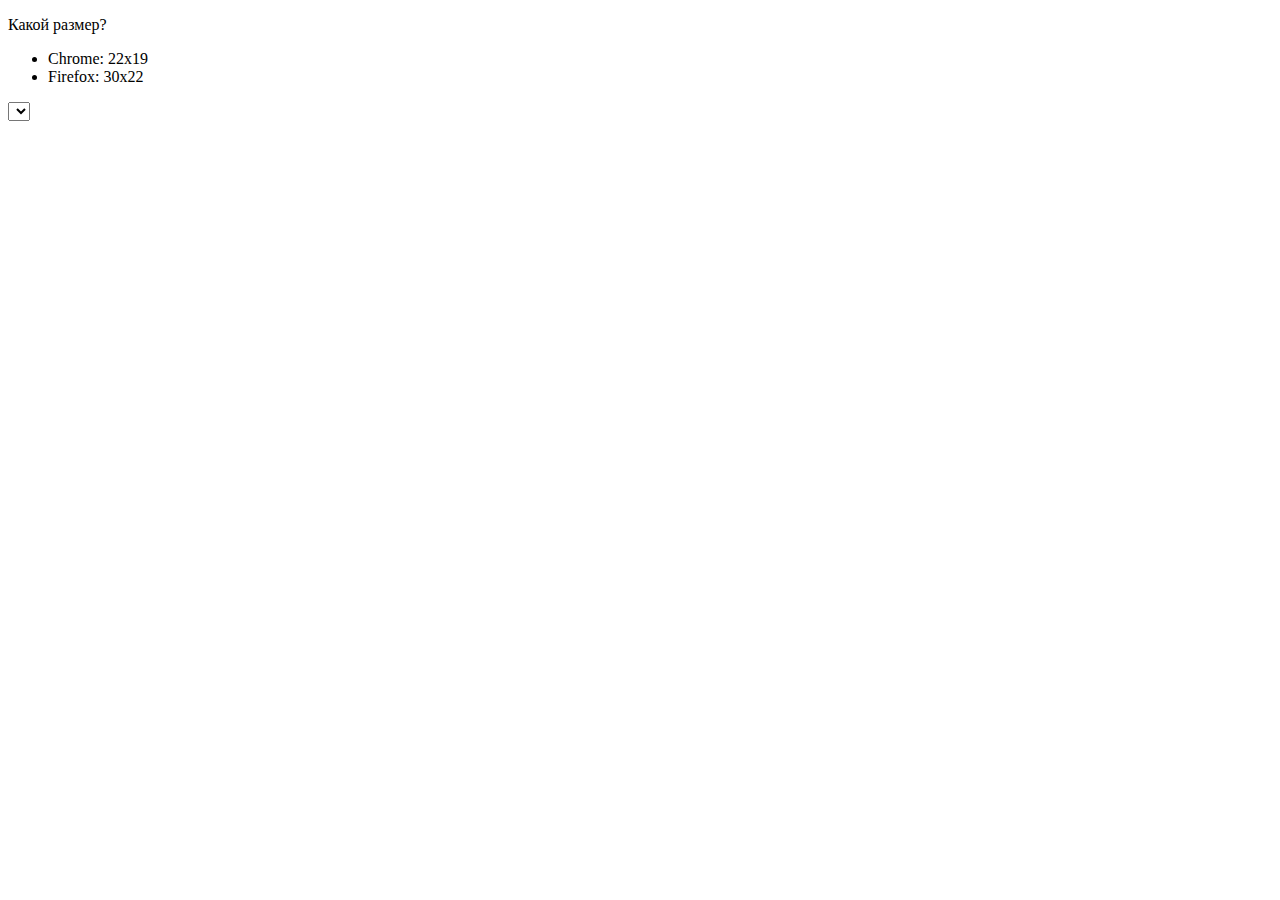
<file: css/inputs/select/select-minimus-size.html>
<!DOCTYPE html>
<html lang="ru">
<head>
    <meta charset="UTF-8">
    <title>Минимальный размер опции в селекте</title>
    <style>
        /**/
    </style>
</head>
<body>
    <p>Какой размер?</p>
    <ul>
        <li>Chrome: 22x19</li>
        <li>Firefox: 30x22</li>
    </ul>
    <select>
        <option value=""></option>
    </select>
</body>
</html>
</file>
<file: css/scroll-driven/demos/image-show/styles.css>
@keyframes show {
  from {
    opacity: 0;
    clip-path: inset(45% 20% 45% 20%);
  }
  to {
    opacity: 1;
    clip-path: inset(0% 0% 0% 0%);
  }
}

.image {
  view-timeline-name:  --page-scroll;
  view-timeline-axis: block;
  animation: linear show both;
  animation-timeline:  --page-scroll;
  animation-range: entry 10% cover 50%;
}


/* Общие стили */
body {
  background-color: #eeeeee;
  color: #000000;
  font-family: sans-serif;
  font-size: 20px;
  line-height: 1.5;
  margin-inline: 20px;
}

img {
  max-width: 100%;
  height: auto;
  object-fit: contain;
}

main {
  width: 100%;
  max-width: 960px;
  margin-inline: auto;
}
</file>
<file: css/scroll-driven/demos/progress-bar/styles.css>
/* Стили для анимаций*/
html {
  scroll-timeline: --page-scroll block;
}

@keyframes grow-progress {
  from { transform: scaleX(0); }
  to { transform: scaleX(1); }
}

.progress {
  position: fixed;
  left: 0;
  top: 0;
  width: 100%;
  height: 20px;
  background: darkorange;

  transform-origin: 0 50%;
  animation: grow-progress auto linear;
  animation-timeline: --page-scroll;
}



/* Общие стили */
body {
  background-color: #eeeeee;
  color: #000000;
  font-family: sans-serif;
  font-size: 20px;
  line-height: 1.5;
  margin-inline: 20px;
}

img {
  max-width: 100%;
  height: auto;
  object-fit: contain;
}

main {
  width: 100%;
  max-width: 960px;
  margin-inline: auto;
}
</file>
<file: css/has/training/styles/styles.css>
:root {
  font-family: sans-serif;
  font-size: 24px;
  line-height: 32px;
}

*,
*::after,
*::before {
  box-sizing: border-box;
}

.app {
  width: fit-content;
  max-width: 960px;
  margin-inline: auto;
  margin-block: 32px;
  display: grid;
  gap: 32px;
}

.form {
  display: flex;
  flex-direction: column;
  gap: 8px;
}

.form input {
  font-size: 32px;
  line-height: 48px;
  padding-inline: 16px;
  padding-block: 8px;
  border-radius: 8px;
  border: 1px solid lavender;
}

.examples {
  display: flex;
  flex-wrap: wrap;
  gap: 16px;
}
</file>
